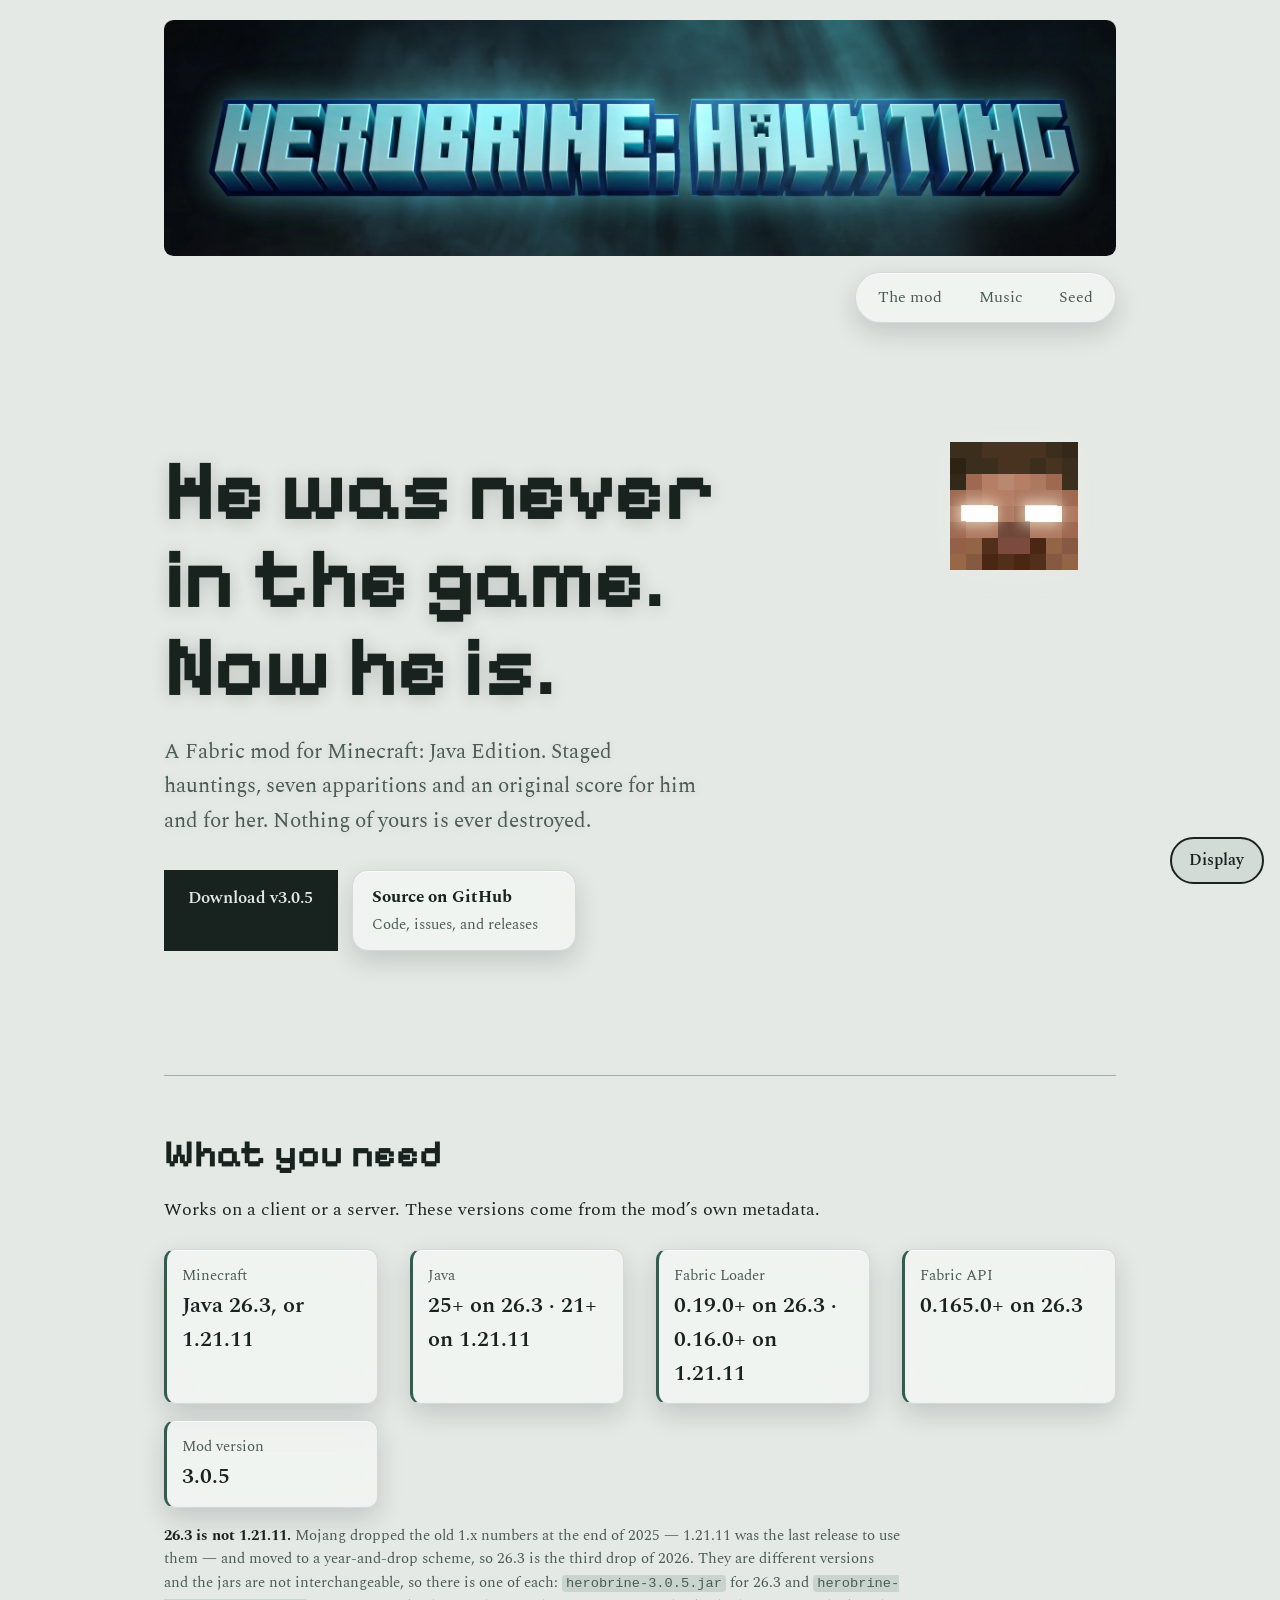
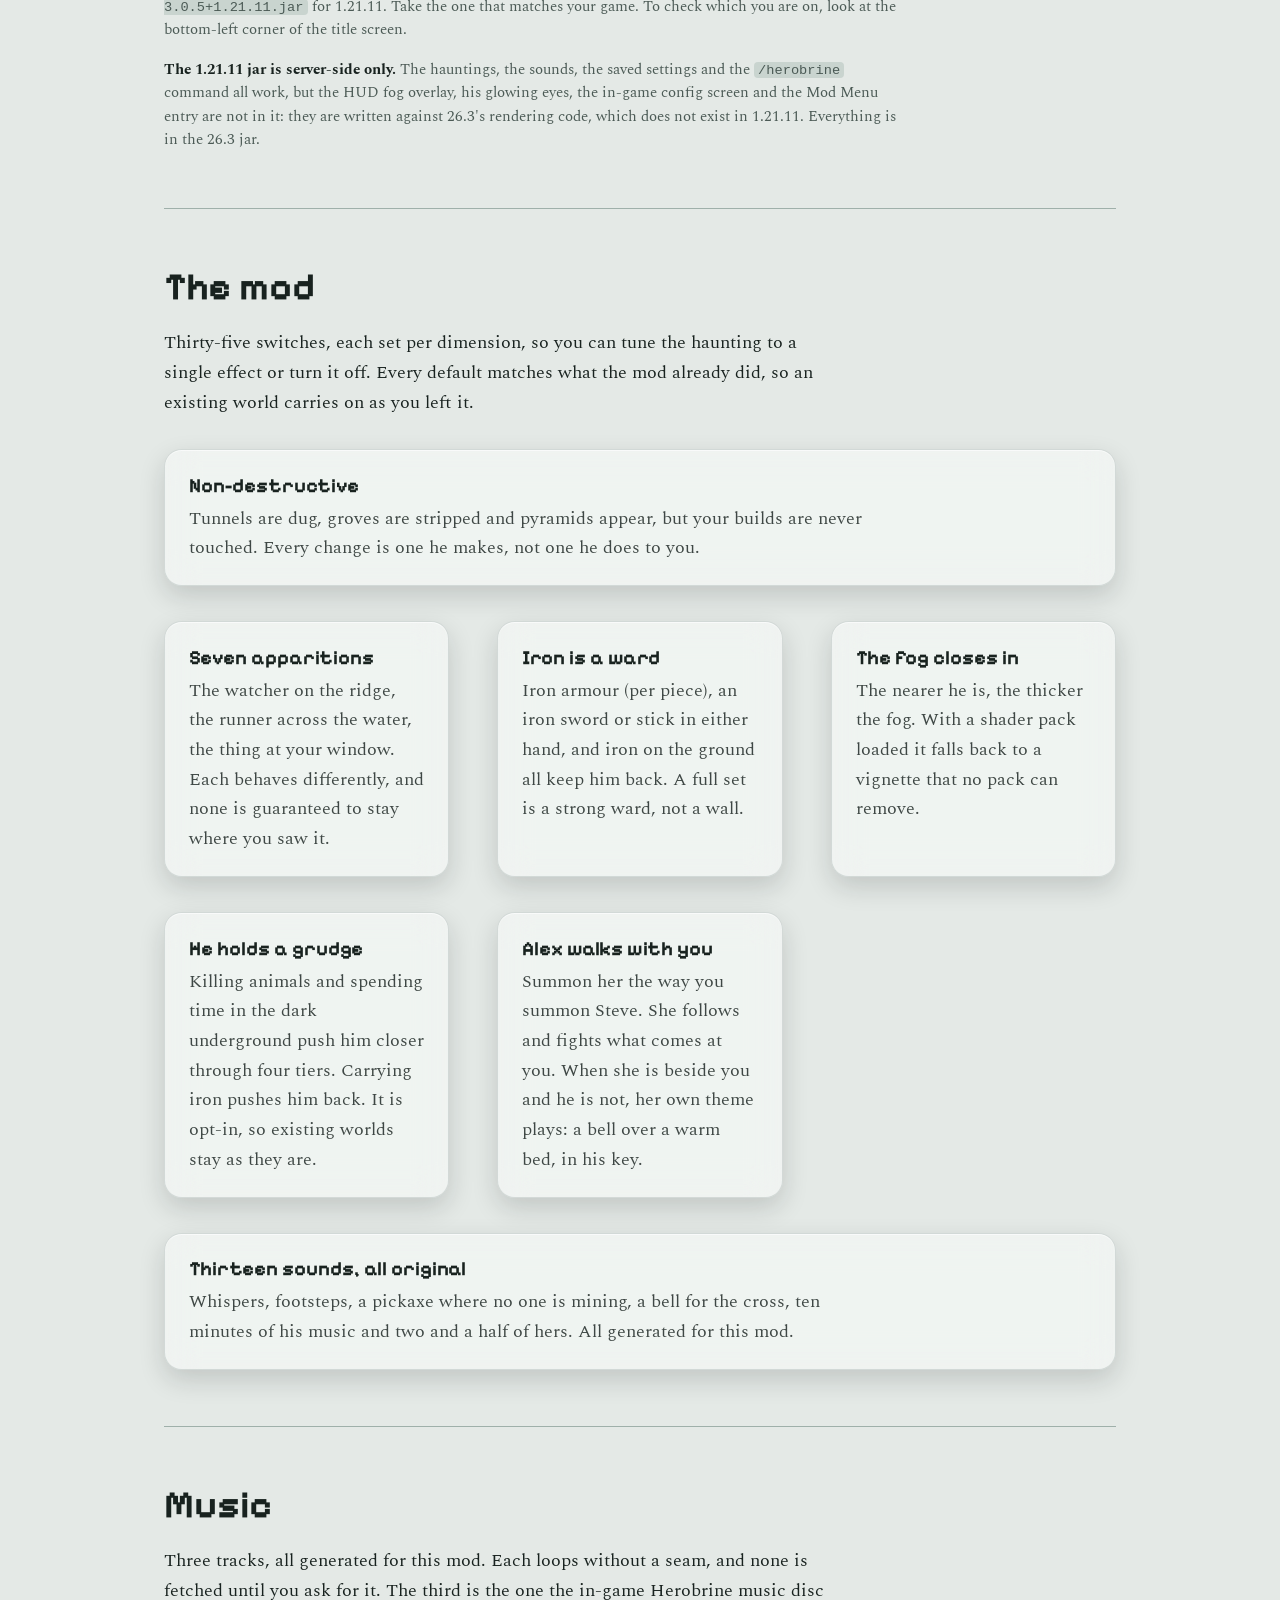
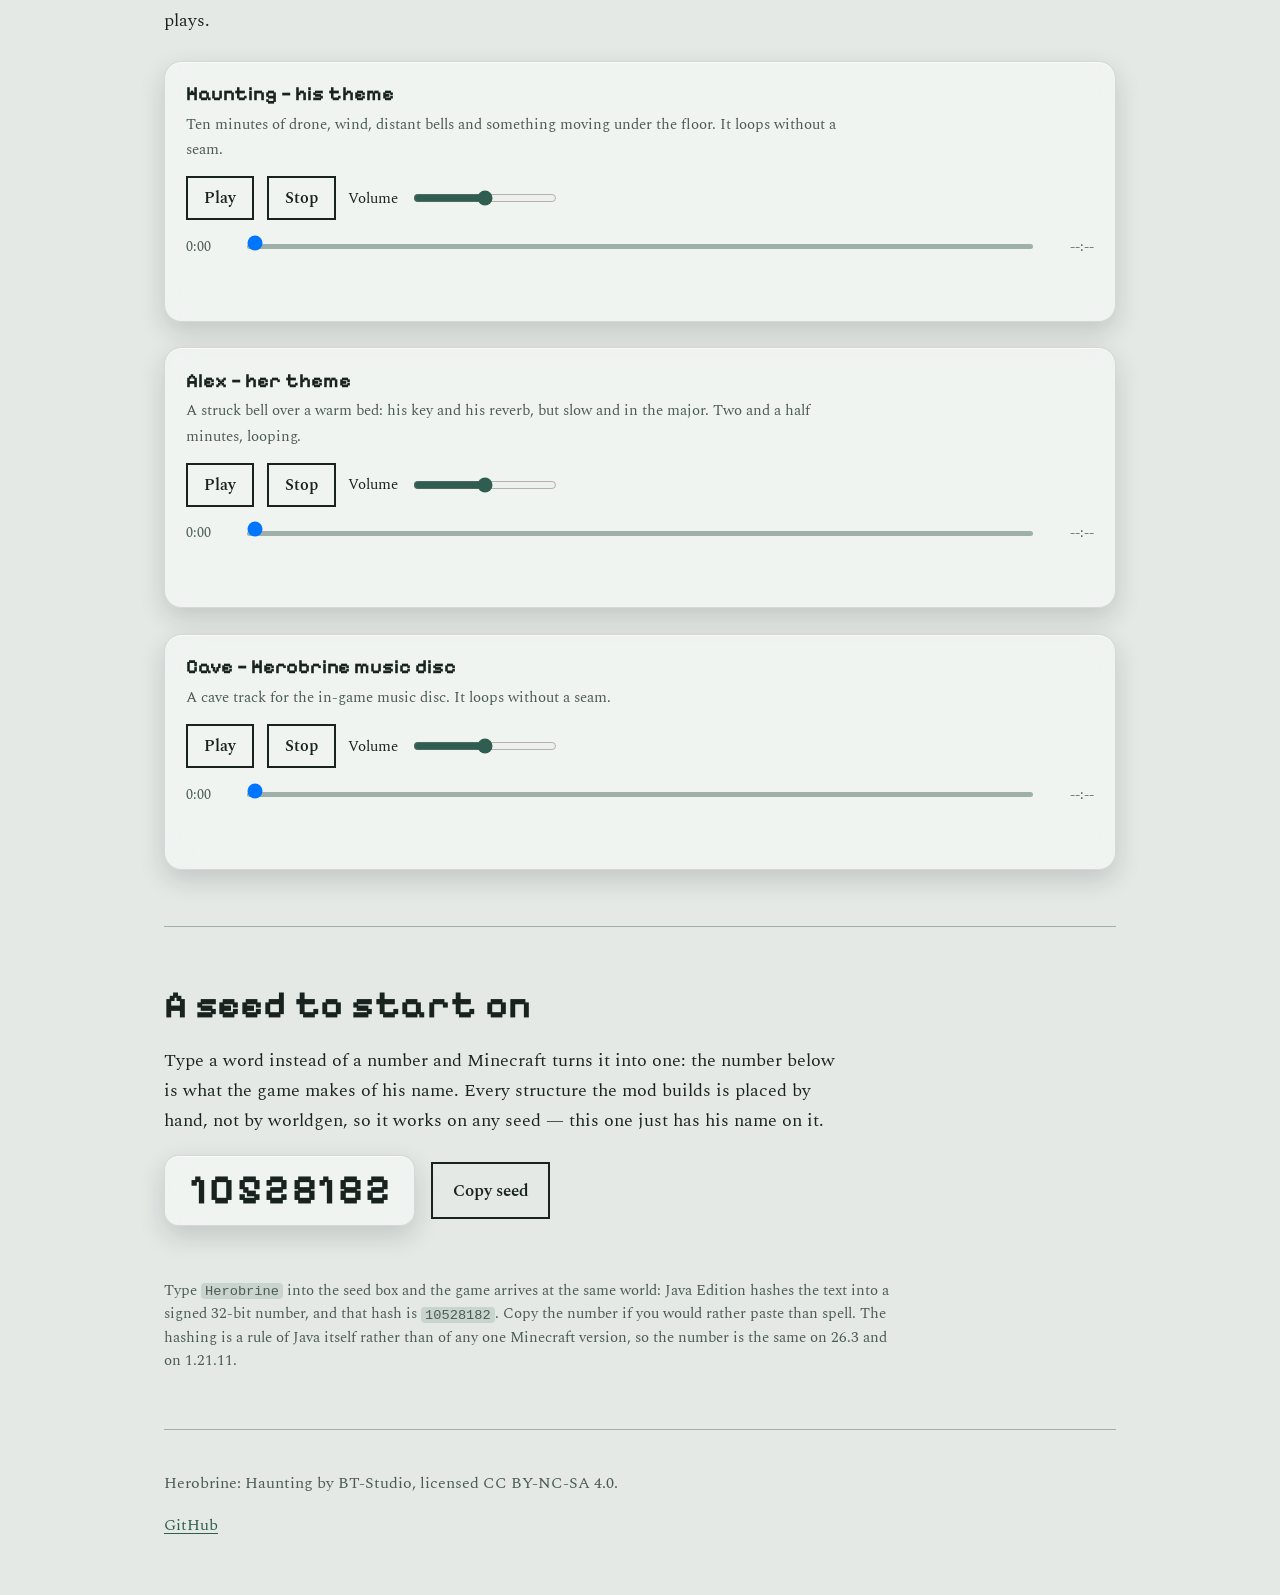
<file: website/index.html>
<!DOCTYPE html>
<html lang="en">
<head>
<meta charset="utf-8">
<meta name="viewport" content="width=device-width, initial-scale=1, viewport-fit=cover">
<title>Herobrine: Haunting — a Fabric mod for Minecraft: Java Edition</title>
<meta name="description" content="Staged hauntings, seven apparitions, closing fog and an original score for him and for her, for Minecraft: Java Edition 26.3 and 1.21.11. Nothing of yours is ever destroyed.">
<link rel="icon" type="image/png" href="./assets/icon.png">
<link rel="apple-touch-icon" href="./assets/icon.png">
<link rel="preconnect" href="https://fonts.googleapis.com">
<link rel="preconnect" href="https://fonts.gstatic.com" crossorigin>
<link href="https://fonts.googleapis.com/css2?family=Pixelify+Sans:wght@500;700&family=Spectral:ital,wght@0,400;0,600;1,400&display=swap" rel="stylesheet">
<link rel="stylesheet" href="./showcase.css">
</head>
<body>
<a class="skip" href="#main">Skip to content</a>
<div id="bg" aria-hidden="true"></div>
<div id="fog" aria-hidden="true"></div>

<div class="wrap">
  <a class="banner" href="#top">
    <img src="./assets/herobrine-haunting-logo.webp" alt="Herobrine: Haunting"
         width="2064" height="512" fetchpriority="high">
  </a>

  <header class="top">
    <nav aria-label="Main">
      <a href="#mod">The mod</a><a href="#music">Music</a><a href="#seed">Seed</a>
    </nav>
  </header>

  <main id="main">
    <div class="hero" id="top">
      <div class="hero-herobrine" aria-hidden="true">
        <div class="hero-head"></div>
        <div class="eyes">
          <i class="eye eye-l"></i>
          <i class="eye eye-r"></i>
        </div>
      </div>
      <h1>He was never in the game. Now he is.</h1>
      <p class="lead">A Fabric mod for Minecraft: Java Edition. Staged hauntings, seven
        apparitions and an original score for him and for her. Nothing of yours is ever
        destroyed.</p>
      <div class="btns">
        <a class="btn primary" href="https://github.com/BT-Studio-dev/Herobrine/releases/tag/v3.0.5" target="_blank" rel="noreferrer">Download v3.0.5</a>
        <a class="source-card" href="https://github.com/BT-Studio-dev/Herobrine" target="_blank" rel="noreferrer">
          <span class="source-card-title">Source on GitHub</span>
          <span class="source-card-sub">Code, issues, and releases</span>
        </a>
      </div>
    </div>

    <section id="requirements">
      <h2>What you need</h2>
      <p>Works on a client or a server. These versions come from the mod’s own metadata.</p>
      <dl class="req">
        <div><dt>Minecraft</dt><dd>Java 26.3, or 1.21.11</dd></div>
        <div><dt>Java</dt><dd>25+ on 26.3 &middot; 21+ on 1.21.11</dd></div>
        <div><dt>Fabric Loader</dt><dd>0.19.0+ on 26.3 &middot; 0.16.0+ on 1.21.11</dd></div>
        <div><dt>Fabric API</dt><dd>0.165.0+ on 26.3</dd></div>
        <div><dt>Mod version</dt><dd>3.0.5</dd></div>
      </dl>
      <p class="panel-note">
        <b>26.3 is not 1.21.11.</b> Mojang dropped the old 1.x numbers at the end of 2025 —
        1.21.11 was the last release to use them — and moved to a year-and-drop scheme, so 26.3
        is the third drop of 2026. They are different versions and the jars are not
        interchangeable, so there is one of each: <code>herobrine-3.0.5.jar</code> for 26.3 and
        <code>herobrine-3.0.5+1.21.11.jar</code> for 1.21.11. Take the one that matches your
        game. To check which you are on, look at the bottom-left corner of the title screen.
      </p>
      <p class="panel-note">
        <b>The 1.21.11 jar is server-side only.</b> The hauntings, the sounds, the saved settings
        and the <code>/herobrine</code> command all work, but the HUD fog overlay, his glowing
        eyes, the in-game config screen and the Mod Menu entry are not in it: they are written
        against 26.3's rendering code, which does not exist in 1.21.11. Everything is in the 26.3
        jar.
      </p>
    </section>

    <section id="mod">
      <h2>The mod</h2>
      <p>Thirty-five switches, each set per dimension, so you can tune the haunting to a single
        effect or turn it off. Every default matches what the mod already did, so an existing
        world carries on as you left it.</p>
      <div class="feat">
        <div class="lead-feat">
          <h3>Non-destructive</h3>
          <p>Tunnels are dug, groves are stripped and pyramids appear, but your builds are never
            touched. Every change is one he makes, not one he does to you.</p>
        </div>
        <div><h3>Seven apparitions</h3><p>The watcher on the ridge, the runner across the water,
          the thing at your window. Each behaves differently, and none is guaranteed to stay
          where you saw it.</p></div>
        <div><h3>Iron is a ward</h3><p>Iron armour (per piece), an iron sword or stick in either
          hand, and iron on the ground all keep him back. A full set is a strong ward, not a
          wall.</p></div>
        <div><h3>The fog closes in</h3><p>The nearer he is, the thicker the fog. With a shader
          pack loaded it falls back to a vignette that no pack can remove.</p></div>
        <div><h3>He holds a grudge</h3><p>Killing animals and spending time in the dark
          underground push him closer through four tiers. Carrying iron pushes him back. It is
          opt-in, so existing worlds stay as they are.</p></div>
        <div><h3>Alex walks with you</h3><p>Summon her the way you summon Steve. She follows and
          fights what comes at you. When she is beside you and he is not, her own theme plays: a
          bell over a warm bed, in his key.</p></div>
        <div><h3>Thirteen sounds, all original</h3><p>Whispers, footsteps, a pickaxe where no one
          is mining, a bell for the cross, ten minutes of his music and two and a half of hers.
          All generated for this mod.</p></div>
      </div>
    </section>

    <section id="music">
      <h2>Music</h2>
      <p>Three tracks, all generated for this mod. Each loops without a seam, and none is
        fetched until you ask for it. The third is the one the in-game Herobrine music disc
        plays.</p>

      <div class="player" data-player="haunt">
        <h3>Haunting — his theme</h3>
        <p class="hint">Ten minutes of drone, wind, distant bells and something moving under the floor. It loops without a seam.</p>
        <div class="transport">
          <button class="btn" type="button" data-set="haunt" data-value="on" aria-pressed="false">Play</button>
          <button class="btn" type="button" data-set="haunt" data-value="off" aria-pressed="true">Stop</button>
          <label for="volume-haunt">Volume</label>
          <input id="volume-haunt" type="range" min="0" max="1" step="0.05" value="0.5" data-volume aria-label="Music volume">
        </div>
        <div class="seek-row">
          <span class="time" data-position>0:00</span>
          <span class="seek">
            <span class="seek-track">
              <span class="seek-buffer" data-seek-buffer></span>
              <span class="seek-fill" data-seek-fill></span>
            </span>
            <input type="range" min="0" max="1000" step="1" value="0" data-seek aria-label="Position in the track">
          </span>
          <span class="time" data-duration>--:--</span>
        </div>
        <p class="status" data-status role="status" aria-live="polite"></p>
        <audio id="haunt-track" src="./assets/music_haunt.ogg" loop preload="none"
               data-playing="Playing his theme."
               data-fetching="Fetching the track&hellip;"></audio>
      </div>

      <div class="player" data-player="alex">
        <h3>Alex — her theme</h3>
        <p class="hint">A struck bell over a warm bed: his key and his reverb, but slow and in the major. Two and a half minutes, looping.</p>
        <div class="transport">
          <button class="btn" type="button" data-set="alex" data-value="on" aria-pressed="false">Play</button>
          <button class="btn" type="button" data-set="alex" data-value="off" aria-pressed="true">Stop</button>
          <label for="volume-alex">Volume</label>
          <input id="volume-alex" type="range" min="0" max="1" step="0.05" value="0.5" data-volume aria-label="Music volume">
        </div>
        <div class="seek-row">
          <span class="time" data-position>0:00</span>
          <span class="seek">
            <span class="seek-track">
              <span class="seek-buffer" data-seek-buffer></span>
              <span class="seek-fill" data-seek-fill></span>
            </span>
            <input type="range" min="0" max="1000" step="1" value="0" data-seek aria-label="Position in the track">
          </span>
          <span class="time" data-duration>--:--</span>
        </div>
        <p class="status" data-status role="status" aria-live="polite"></p>
        <audio id="alex-track" src="./assets/music_alex.ogg" loop preload="none"
               data-playing="Playing her theme."
               data-fetching="Fetching the track&hellip;"></audio>
      </div>

      <div class="player" data-player="disc">
        <h3>Cave — Herobrine music disc</h3>
        <p class="hint">A cave track for the in-game music disc. It loops without a seam.</p>
        <div class="transport">
          <button class="btn" type="button" data-set="disc" data-value="on" aria-pressed="false">Play</button>
          <button class="btn" type="button" data-set="disc" data-value="off" aria-pressed="true">Stop</button>
          <label for="volume-disc">Volume</label>
          <input id="volume-disc" type="range" min="0" max="1" step="0.05" value="0.5" data-volume aria-label="Music volume">
        </div>
        <div class="seek-row">
          <span class="time" data-position>0:00</span>
          <span class="seek">
            <span class="seek-track">
              <span class="seek-buffer" data-seek-buffer></span>
              <span class="seek-fill" data-seek-fill></span>
            </span>
            <input type="range" min="0" max="1000" step="1" value="0" data-seek aria-label="Position in the track">
          </span>
          <span class="time" data-duration>--:--</span>
        </div>
        <p class="status" data-status role="status" aria-live="polite"></p>
        <audio id="disc-track" src="./assets/music_disc_herobrine.ogg" loop preload="none"
               data-playing="Playing the cave music disc."
               data-fetching="Fetching the cave music disc…"></audio>
      </div>
    </section>

    <section id="seed">
      <h2>A seed to start on</h2>
      <p>Type a word instead of a number and Minecraft turns it into one: the number below is
        what the game makes of his name. Every structure the mod builds is placed by hand, not
        by worldgen, so it works on any seed — this one just has his name on it.</p>
      <div class="seed">
        <code data-seed-value>10528182</code>
        <button class="btn" type="button" data-copy-seed>Copy seed</button>
      </div>
      <p id="copied" data-seed-status role="status"></p>
      <p class="panel-note">Type <code>Herobrine</code> into the seed box and the game arrives at
        the same world: Java Edition hashes the text into a signed 32-bit number, and that hash
        is <code>10528182</code>. Copy the number if you would rather paste than spell. The
        hashing is a rule of Java itself rather than of any one Minecraft version, so the number
        is the same on 26.3 and on 1.21.11.</p>
    </section>
  </main>

  <footer>
    <p style="max-width:none">Herobrine: Haunting by BT-Studio, licensed CC BY-NC-SA 4.0.</p>
    <a href="https://github.com/BT-Studio-dev/Herobrine">GitHub</a>
  </footer>
</div>

<button class="settings-toggle" type="button" data-toggle-settings aria-expanded="false"
        aria-controls="settings">Display</button>

<div class="settings" id="settings" hidden>
  <h2>Display</h2>

  <div class="row">
    <span>Theme</span>
    <span class="seg">
      <button type="button" data-set="theme" data-value="light" aria-pressed="false">Light</button>
      <button type="button" data-set="theme" data-value="dark" aria-pressed="true">Dark</button>
    </span>
  </div>

  <div class="row">
    <span>Glass <span class="hint">Blur behind the panels</span></span>
    <span class="seg">
      <button type="button" data-set="glass" data-value="off" aria-pressed="false">Off</button>
      <button type="button" data-set="glass" data-value="on" aria-pressed="true">On</button>
    </span>
  </div>

  <div class="row">
    <label for="bg-select">Background</label>
    <select id="bg-select" data-bg-select>
      <option value="none">Plain</option>
      <option value="shader">Shader</option>
      <option value="day">Shader — daylight</option>
      <option value="ai">Shader — AI</option>
      <option value="snow">Snow and one moon</option>
      <option value="mc263">Minecraft 26.3</option>
    </select>
  </div>

  <div class="row">
    <span>Text size</span>
    <span class="seg">
      <button type="button" data-set="text" data-value="s" aria-pressed="false">S</button>
      <button type="button" data-set="text" data-value="m" aria-pressed="true">M</button>
      <button type="button" data-set="text" data-value="l" aria-pressed="false">L</button>
    </span>
  </div>

  <div class="row">
    <span>Sounds <span class="hint">Interface clicks</span></span>
    <span class="seg">
      <button type="button" data-set="sounds" data-value="off" aria-pressed="true">Off</button>
      <button type="button" data-set="sounds" data-value="on" aria-pressed="false">On</button>
    </span>
  </div>

  <div class="row">
    <span>Disc music</span>
    <span class="seg">
      <button type="button" data-set="disc" data-value="off" aria-pressed="true">Off</button>
      <button type="button" data-set="disc" data-value="on" aria-pressed="false">On</button>
    </span>
  </div>

  <div class="row stack">
    <label for="volume">Music volume</label>
    <input id="volume" type="range" min="0" max="1" step="0.05" value="0.5" data-volume>
  </div>

  <div class="row">
    <button class="btn" type="button" data-reset>Reset to defaults</button>
  </div>
</div>

<script src="./showcase.js"></script>
</body>
</html>
</file>
<file: website/showcase.css>
:root{
  --bg:#e4e9e6; --surface:#d3dbd7; --ink:#18221f; --muted:#4b5a55; --line:#9fb0aa;
  --accent:#2f5d50; --eye:#fffbe0; --fog:228,233,230;
  --glass:rgba(255,255,255,.46); --glass-line:rgba(56,84,74,.16); --glow:47,93,80;
  --glass-shadow:0 10px 26px rgba(16,26,23,.16), inset 0 1px 0 rgba(255,255,255,.6);
  --sb-track:#dbe2de; --sb-thumb:#658377;
  --b1:rgba(143,197,178,.6); --b2:rgba(180,198,232,.55);
  --bg-veil:rgba(233,238,235,.72);
  --display:"Pixelify Sans","Courier New",monospace; --body:"Spectral",Georgia,serif;
  box-sizing:border-box;
  padding-top:env(safe-area-inset-top,0px); padding-bottom:env(safe-area-inset-bottom,0px);
}
@media (prefers-color-scheme:dark){
  :root:not([data-theme="light"]){
    --bg:#16211f; --surface:#1e2c29; --ink:#e3eae6; --muted:#9db0a9; --line:#34483f;
    --accent:#8fc5b2; --eye:#fffbe0; --fog:22,33,31;
    --glass:rgba(214,236,229,.12); --glass-line:rgba(226,244,238,.22); --glow:255,251,224;
    --glass-shadow:0 14px 32px rgba(0,0,0,.5), inset 0 1px 0 rgba(255,255,255,.09);
    --sb-track:#0f1a18; --sb-thumb:#4a706a;
    --b1:rgba(47,93,80,.6); --b2:rgba(40,55,100,.55);
    --bg-veil:rgba(9,17,16,.5);
    color-scheme:dark;
  }
}
:root[data-theme="dark"]{
  --bg:#16211f; --surface:#1e2c29; --ink:#e3eae6; --muted:#9db0a9; --line:#34483f;
  --accent:#8fc5b2; --eye:#fffbe0; --fog:22,33,31; color-scheme:dark;
  --glass:rgba(214,236,229,.12); --glass-line:rgba(226,244,238,.22); --glow:255,251,224;
  --glass-shadow:0 14px 32px rgba(0,0,0,.5), inset 0 1px 0 rgba(255,255,255,.09);
  --sb-track:#0f1a18; --sb-thumb:#4a706a;
  --b1:rgba(47,93,80,.6); --b2:rgba(40,55,100,.55);
  --bg-veil:rgba(9,17,16,.5);
}
*,*::before,*::after{box-sizing:inherit}
html{scroll-padding-top:env(safe-area-inset-top,0px);scroll-behavior:smooth;
  scrollbar-width:thin;scrollbar-color:var(--sb-thumb) var(--sb-track)}
/* Left to itself the browser paints a light grey scrollbar down the right-hand
   side of what is otherwise a dark page. The standard pair comes first; the
   webkit pseudo-elements are what older Chrome and Safari fall back to, and
   whichever one applies, the result is themed. */
::-webkit-scrollbar{width:14px;height:14px}
::-webkit-scrollbar-track{background:var(--sb-track)}
::-webkit-scrollbar-thumb{background:var(--sb-thumb);border:3px solid var(--sb-track);border-radius:999px}
::-webkit-scrollbar-thumb:hover{background:var(--accent)}
body{margin:0;background:var(--bg);background-attachment:fixed;color:var(--ink);font:400 1.125rem/1.65 var(--body);-webkit-font-smoothing:antialiased}
a{color:var(--accent);text-underline-offset:.2em}
a:focus-visible,button:focus-visible{outline:3px solid var(--accent);outline-offset:3px}
.wrap{max-width:62rem;margin:0 auto;padding:0 1.25rem;position:relative;z-index:1}
.skip{position:absolute;left:-9999px}
.skip:focus{left:1rem;top:1rem;background:var(--ink);color:var(--bg);padding:.5rem 1rem;z-index:50}

/* fog: the one memorable thing — it closes in as you read */
#fog{position:fixed;inset:0;pointer-events:none;z-index:20;opacity:0;
  background:radial-gradient(ellipse at 50% 45%,rgba(var(--fog),0) 28%,rgba(var(--fog),.55) 62%,rgba(var(--fog),.95) 100%)}

/* The banner is the wordmark, so the header below it only carries the nav. */
.banner{display:block;margin:1.25rem 0 0}
.banner img{display:block;width:100%;height:auto;border-radius:.6rem}
header.top{display:flex;justify-content:flex-end;align-items:center;gap:1rem;padding:1rem 0;flex-wrap:wrap}
nav,.feat>div,.seed code{background:var(--glass);border:1px solid var(--glass-line);-webkit-backdrop-filter:blur(16px) saturate(150%);backdrop-filter:blur(16px) saturate(150%);position:relative;overflow:hidden;box-shadow:0 8px 30px rgba(0,0,0,.08)}
nav::after,.feat>div::after,.seed code::after{display:none}
nav:hover::after,.feat>div:hover::after,.seed code:hover::after{display:none}
nav{display:flex;gap:.2rem;padding:.3rem;border-radius:999px}
nav a{position:relative;z-index:1;padding:.4rem 1.05rem;border-radius:999px;color:var(--muted);text-decoration:none;font-size:1rem}
nav a:hover{color:var(--ink);background:rgba(var(--glow),.16)}

.hero{position:relative;min-height:min(82vh,46rem);display:flex;flex-direction:column;justify-content:center;padding:3rem 0 4rem}
.hero h1{font:700 clamp(2.4rem,8vw,5.4rem)/1.02 var(--display);margin:0 0 1.5rem;max-width:15ch;text-wrap:balance;letter-spacing:-.01em;text-shadow:0 2px 18px rgba(0,0,0,.18)}
.hero p.lead{font-size:1.3rem;max-width:34rem;color:var(--muted);margin:0 0 2rem;text-shadow:0 1px 10px rgba(0,0,0,.12)}
.hero-herobrine{position:absolute;right:4%;top:14%;width:128px;height:128px;opacity:0;animation:wake 6s 2.5s ease-in forwards;filter:drop-shadow(0 0 18px rgba(255,251,224,.18))}
.hero-head{width:100%;height:100%;background:url("./assets/herobrine_skin.png") -128px -128px/1024px 1024px no-repeat;image-rendering:pixelated;image-rendering:crisp-edges}
.eyes{position:absolute;inset:0;pointer-events:none}
.eyes i{position:absolute;display:block;width:32px;height:16px;background:#ffffff;box-shadow:0 0 14px 4px rgba(255,251,224,.65);will-change:transform}
.eyes .eye-l{left:16px;top:64px}
.eyes .eye-r{left:80px;top:64px}
@keyframes wake{0%{opacity:0}30%{opacity:.95}45%{opacity:.95;transform:scaleY(1)}50%{transform:scaleY(.08)}55%{transform:scaleY(1)}100%{opacity:.95}}
.btns{display:flex;gap:.9rem;flex-wrap:wrap}
.btn{display:inline-block;font:600 1.05rem var(--body);padding:.8rem 1.4rem;border:2px solid var(--ink);color:var(--ink);text-decoration:none;background:transparent;cursor:pointer}
.btn.primary{background:var(--ink);color:var(--bg)}
.btn:hover{background:var(--accent);border-color:var(--accent);color:var(--bg)}

section{padding:3.5rem 0;border-top:1px solid var(--line)}
h2{font:700 clamp(1.7rem,4vw,2.4rem)/1.15 var(--display);margin:0 0 1.2rem}
h3{font:700 1.25rem/1.3 var(--display);margin:0 0 .3rem}
p{margin:0 0 1rem;max-width:42rem}

dl.req{display:grid;grid-template-columns:repeat(auto-fit,minmax(11rem,1fr));gap:1rem 2rem;margin:1.5rem 0 0}
dl.req div{border-left:3px solid var(--accent);padding-left:.9rem}
dl.req dt{color:var(--muted);font-size:.95rem}
dl.req dd{margin:0;font:600 1.4rem var(--body);font-variant-numeric:lining-nums}

.feat{display:grid;gap:2.2rem 3rem;grid-template-columns:repeat(auto-fit,minmax(17rem,1fr));margin-top:2rem}
.feat p{color:var(--ink);opacity:.82;margin:0}
.feat>div{padding:1.4rem 1.5rem;border-radius:1.1rem}
.feat>div:last-child{grid-column:1/-1}
.lead-feat{grid-column:1/-1;padding:1.6rem 1.6rem 1.4rem}
.lead-feat p{color:var(--ink);max-width:46rem}

.seed{display:flex;gap:1rem;align-items:center;flex-wrap:wrap;margin-top:1.25rem}
.seed code{font:700 2.6rem var(--display);font-variant-numeric:lining-nums tabular-nums;padding:.85rem calc(1.5rem - .06em) .85rem 1.5rem;border-radius:.9rem;letter-spacing:.06em;line-height:1}
.seed .btn{padding:.85rem 1.2rem}
#copied{color:var(--accent);min-height:1.5em;margin:.5rem 0 0}

footer{padding:2.5rem 0 3.5rem;border-top:1px solid var(--line);color:var(--muted);font-size:1rem}
footer a{margin-right:1rem}
@media (prefers-reduced-motion:reduce){html{scroll-behavior:auto}.eyes{animation:none;opacity:.9}}


/* =====================================================================
   Everything below was not in the redesign. It is the interactive half of
   the site - the settings panel, the two transports, the backgrounds, the
   glass switch and the text scale - rewritten to use this design's own
   variables so it inherits the palette instead of fighting it.
   ===================================================================== */

/* A background image layer, kept separate from body's gradients so that
   "none" can mean none without breaking the shorthand. */
#bg{position:fixed;inset:0;pointer-events:none;z-index:-1;
  background-image:var(--bg-image,none);background-size:cover;background-position:center;opacity:1}
/* Both photographs are night scenes, and at full strength one of them puts the
   light theme's near-black text on a dark picture. A veil is laid over
   whichever is chosen - lightening it under the light theme, settling it under
   the dark one. With no background picked there is nothing to veil. */
html[data-bg="shader"] #bg::after,
html[data-bg="day"] #bg::after,
html[data-bg="ai"] #bg::after,
html[data-bg="snow"] #bg::after,
html[data-bg="mc263"] #bg::after{content:"";position:absolute;inset:0;background:var(--bg-veil)}
html[data-bg="shader"]{--bg-image:url("assets/herobrine-shader-background.webp")}
html[data-bg="day"]{--bg-image:url("assets/herobrine-shader-day.webp")}
html[data-bg="ai"]{--bg-image:url("assets/herobrine-shader-ai.webp")}
html[data-bg="snow"]{--bg-image:url("assets/herobrine-snow-one-moon.webp")}
html[data-bg="mc263"]{--bg-image:url("assets/herobrine-26-3.webp")}

/* Text scale. Everything in the design is sized in rem, so moving the root
   font size moves the whole page. */
html[data-text="s"]{font-size:15px}
html[data-text="m"]{font-size:16px}
html[data-text="l"]{font-size:18px}

/* Glass off: flat surfaces, no blur, no cursor light behind the panels. */
html[data-glass="off"] nav,
html[data-glass="off"] .feat>div,
html[data-glass="off"] .seed code,
html[data-glass="off"] .player,
html[data-glass="off"] .settings{background:var(--surface);-webkit-backdrop-filter:none;backdrop-filter:none}
.player::after{display:none}
.player:hover::after{display:none}

html[data-glass="off"] nav::after,
html[data-glass="off"] .feat>div::after,
html[data-glass="off"] .seed code::after,
html[data-glass="off"] .player::after{display:none}

/* ---- Settings ------------------------------------------------------- */

.settings-toggle{position:fixed;right:1rem;bottom:1rem;z-index:31;
  font:600 1rem var(--body);padding:.6rem 1.1rem;border:2px solid var(--ink);
  border-radius:999px;background:var(--surface);color:var(--ink);cursor:pointer}
.settings-toggle:hover{background:var(--accent);border-color:var(--accent);color:var(--bg)}

/* Above the fog, which sits at 20 and is meant to wash over the page - a
   control you cannot read is not a control. */
.settings{position:fixed;right:1rem;bottom:4.2rem;z-index:30;
  width:min(23rem,calc(100vw - 2rem));max-height:min(70vh,34rem);overflow-y:auto;
  background:var(--surface);border:1px solid var(--line);border-radius:1rem;
  padding:1.1rem 1.2rem;box-shadow:0 18px 50px rgba(0,0,0,.28)}
.settings[hidden]{display:none}
.settings h2{font:700 1.15rem var(--display);margin:0 0 1rem}
.settings .row{display:flex;align-items:center;justify-content:space-between;gap:.9rem;margin-bottom:.95rem;flex-wrap:wrap}
.settings .row>span,.settings .row>label{font-size:1rem}
.settings .hint{font-size:.85rem;opacity:.8}

.seg{display:flex;gap:.15rem;background:var(--glass);border:1px solid var(--glass-line);border-radius:999px;padding:.18rem}
.seg button{font:600 .92rem var(--body);padding:.3rem .75rem;border:0;border-radius:999px;
  background:transparent;color:var(--muted);cursor:pointer}
.seg button[aria-pressed="true"]{background:var(--accent);color:var(--bg)}

.settings select{font:400 1rem var(--body);background:var(--bg);color:var(--ink);
  border:1px solid var(--line);border-radius:.5rem;padding:.25rem .45rem}
.settings input[type="range"]{width:100%;min-width:8rem;accent-color:var(--accent)}
.settings .row.stack{display:block}
.settings .row.stack>label{display:block;margin-bottom:.35rem}

/* ---- Transports ----------------------------------------------------- */

.player{margin-top:1.6rem;padding:1.2rem 1.3rem;border-radius:1.1rem;position:relative;overflow:hidden;
  background:var(--glass);border:1px solid var(--glass-line);
  -webkit-backdrop-filter:blur(16px) saturate(150%);backdrop-filter:blur(16px) saturate(150%);
  box-shadow:0 8px 30px rgba(0,0,0,.08)}
.player h3{margin:0 0 .3rem}
.player>.hint{margin:0;color:var(--muted);font-size:.95rem}

.transport{display:flex;align-items:center;gap:.8rem;flex-wrap:wrap;margin-top:.9rem}
.transport .btn{padding:.5rem 1rem;font-size:1rem}
.transport label{font-size:.95rem}
.transport input[type="range"]{width:9rem;accent-color:var(--accent)}

/* The bar: a clock at each end, and between them how far in we are and how
   much of the file has arrived. The range input sits on top of the drawn bar
   so the bar can be styled while the thumb stays the browser's own, and so
   it stays draggable by keyboard. */
.seek-row{display:flex;align-items:center;gap:.75rem;margin-top:.9rem}
.seek-row .time{color:var(--muted);font-size:.85rem;font-variant-numeric:tabular-nums;min-width:3.1rem}
.seek-row .time:last-child{text-align:right}
.seek{position:relative;flex:1 1 auto;min-width:7rem;height:1.5rem;display:flex;align-items:center}
.seek-track{position:absolute;left:0;right:0;height:.32rem;border-radius:999px;background:var(--line);overflow:hidden}
.seek-buffer{position:absolute;left:0;top:0;bottom:0;width:0;background:var(--muted);opacity:.4}
.seek-fill{position:absolute;left:0;top:0;bottom:0;width:0;background:var(--accent)}
.seek input[type="range"]{position:relative;width:100%;height:1.5rem;margin:0;background:transparent;
  -webkit-appearance:none;appearance:none}
.seek input[type="range"]::-webkit-slider-runnable-track{height:1.5rem;background:transparent;border:none}
.seek input[type="range"]::-moz-range-track{height:1.5rem;background:transparent;border:none}

.status{color:var(--muted);font-size:.9rem;margin-top:.6rem;min-height:1.2em;max-width:42rem}

/* ---- Prose notes ---------------------------------------------------- */

.panel-note{margin:1rem 0 0;color:var(--muted);font-size:.95rem;line-height:1.55;max-width:46rem}
.panel-note b{color:var(--ink)}
.panel-note code{font-family:ui-monospace,"SF Mono",Menlo,monospace;font-size:.9em;
  padding:.05em .3em;border-radius:4px;background:color-mix(in srgb,var(--accent) 15%,transparent)}
#copied{color:var(--accent);min-height:1.5em;margin:.6rem 0 0}

/* Glass, defined once for every panel that uses it.

   The blur on its own cannot make a panel legible. Over a smooth stretch of
   photograph it blurs into the colour it started from, and a dark scrim laid
   over a dark picture is no scrim at all - which is why these panels measured
   two per cent away from their own background and disappeared. So the fill is
   a light one in both themes: it lifts by roughly the same amount whatever
   sits behind it. A hairline edge and a shadow then say where the pane stops,
   so the card reads as a card even where the picture behind it is flat. */
nav, .feat>div, .seed code, .player, .settings, dl.req div, .source-card {
  background: var(--glass);
  border: 1px solid var(--glass-line);
  -webkit-backdrop-filter: blur(16px) saturate(150%);
  backdrop-filter: blur(16px) saturate(150%);
  box-shadow: var(--glass-shadow);
  color: var(--ink);
}
.source-card{display:inline-flex;flex-direction:column;gap:.15rem;padding:.8rem 1.2rem;border-radius:1rem;text-decoration:none;min-width:14rem;box-shadow:var(--glass-shadow)}
.source-card-title{font:700 1.05rem var(--body);color:var(--ink)}
.source-card-sub{font-size:.95rem;color:var(--muted)}
.source-card:hover{border-color:var(--accent);transform:translateY(-1px)}
.seed code { display: inline-block; }
/* These were a rule and a left border, not boxes. The glass rule above turns
   each into one, so they need room inside and a corner to match the rest. */
dl.req div { border-left: 3px solid var(--accent); padding: .8rem .95rem .85rem; border-radius: .7rem; }
html[data-glass="off"] nav,
html[data-glass="off"] .feat>div,
html[data-glass="off"] .seed code,
html[data-glass="off"] .player,
html[data-glass="off"] .settings,
html[data-glass="off"] dl.req div,
html[data-glass="off"] .source-card {
  background: var(--surface);
  border-color: var(--line);
  box-shadow: var(--glass-shadow);
  -webkit-backdrop-filter: none;
  backdrop-filter: none;
}
</file>
